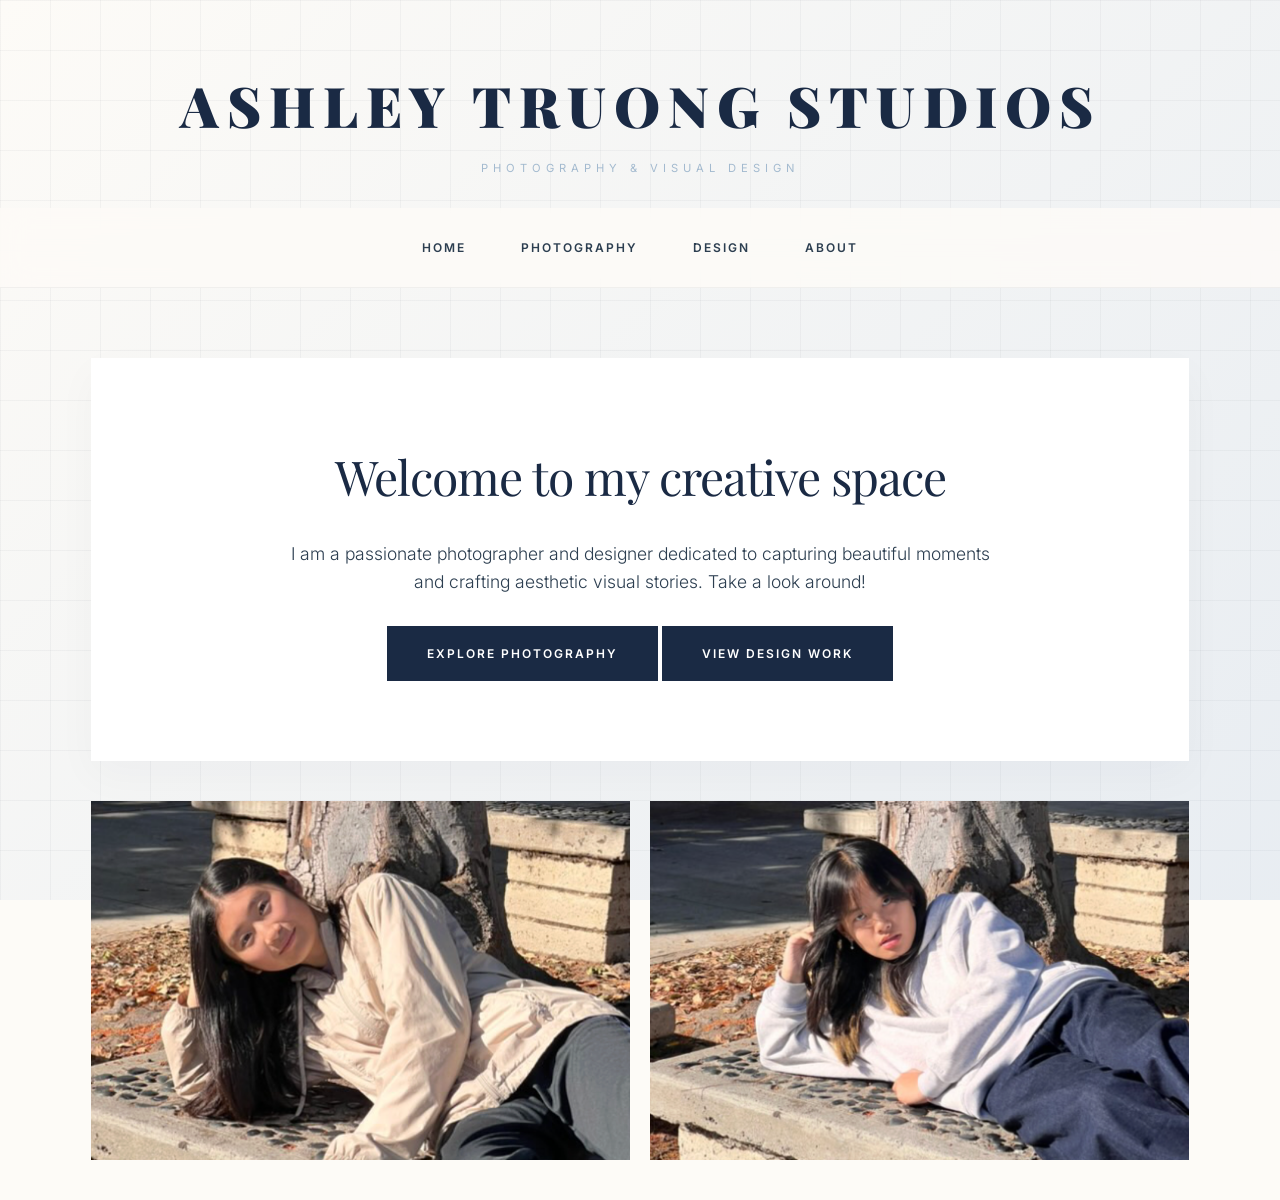
<file: index.html>
<!DOCTYPE html>
<html lang="en">
<head>
    <meta charset="UTF-8">
    <meta name="viewport" content="width=device-width, initial-scale=1.0">
    <link rel="stylesheet" href="style.css">
    <title>Home | Ashley Truong Studios</title>
</head>
<body>
    <header>
        <h1>Ashley Truong Studios</h1>
        <p class="studio-tagline">Photography & Visual Design</p>
        <nav>
            <a href="index.html">Home</a>
            <a href="photography.html">Photography</a>
            <a href="design.html">Design</a>
            <a href="about.html">About</a>
        </nav>
    </header>

    <div class="container">
        <div class="hero-section">
            <h2>Welcome to my creative space</h2>
            <p>I am a passionate photographer and designer dedicated to capturing beautiful moments and crafting aesthetic visual stories. Take a look around!</p>
            <div class="hero-buttons">
                <a href="photography.html" class="action-btn">Explore Photography</a>
                <a href="design.html" class="action-btn">View Design Work</a>
            </div>
        </div>

        <div class="gallery">
            <div class="gallery-item">
                <img src="h1.png" alt="Featured Project 1">
            </div>
            <div class="gallery-item">
                <img src="h2.png" alt="Featured Project 2">
            </div>
        </div>
    </div>
    
</body>
</html>
</file>
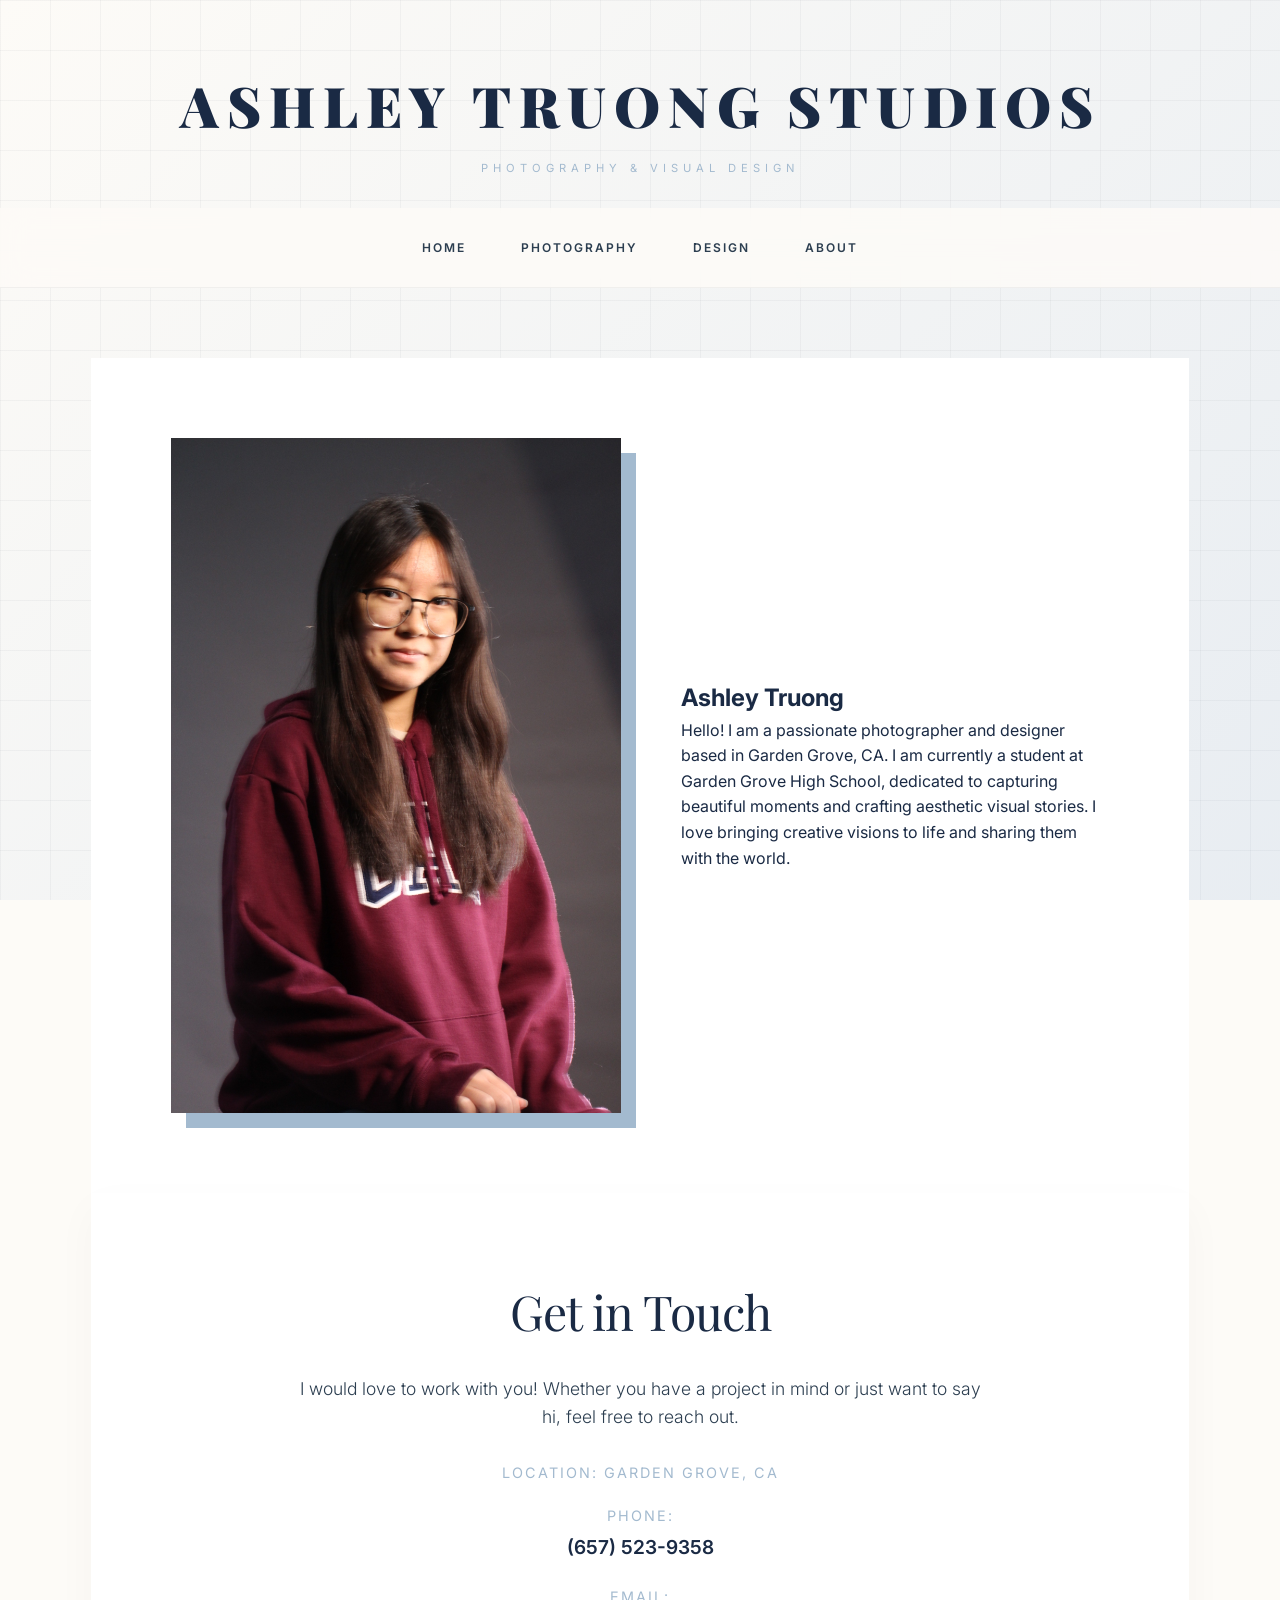
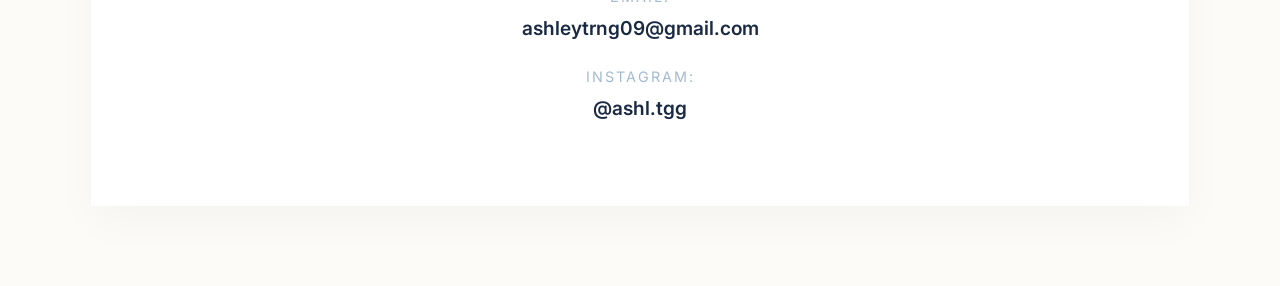
<file: about.html>
<!DOCTYPE html>
<html lang="en">
<head>
    <meta charset="UTF-8">
    <meta name="viewport" content="width=device-width, initial-scale=1.0">
    <link rel="stylesheet" href="style.css">
    <title>About | Ashley Truong Studios</title>
</head>
<body>
<header>
    <h1>Ashley Truong Studios</h1>
    <p class="studio-tagline">Photography & Visual Design</p>
    <nav>
        <a href="index.html">Home</a>
        <a href="photography.html">Photography</a>
        <a href="design.html">Design</a>
        <a href="about.html">About</a>
    </nav>
</header>    
    <div class="container">
        
        <div class="about-content">
            <img src="asht.JPG" alt="Ashley Truong">
            
            <div class="about-text">
                <h2>Ashley Truong</h2>
                <p>Hello! I am a passionate photographer and designer based in Garden Grove, CA. I am currently a student at Garden Grove High School, dedicated to capturing beautiful moments and crafting aesthetic visual stories. I love bringing creative visions to life and sharing them with the world.</p>
            </div>
        </div>

        <div class="contact-section">
            <h3>Get in Touch</h3>
            <p>I would love to work with you! Whether you have a project in mind or just want to say hi, feel free to reach out.</p>
            
            <ul class="contact-info">
                <li>Location: Garden Grove, CA</li>
                <li>Phone: <a href="tel:6575239358">(657) 523-9358</a></li>
                <li>Email: <a href="mailto:your.email@example.com">ashleytrng09@gmail.com</a></li>
                <li>Instagram: <a href="#">@ashl.tgg</a></li>
            </ul>
        </div>

    </div>
</body>
</html>
</file>
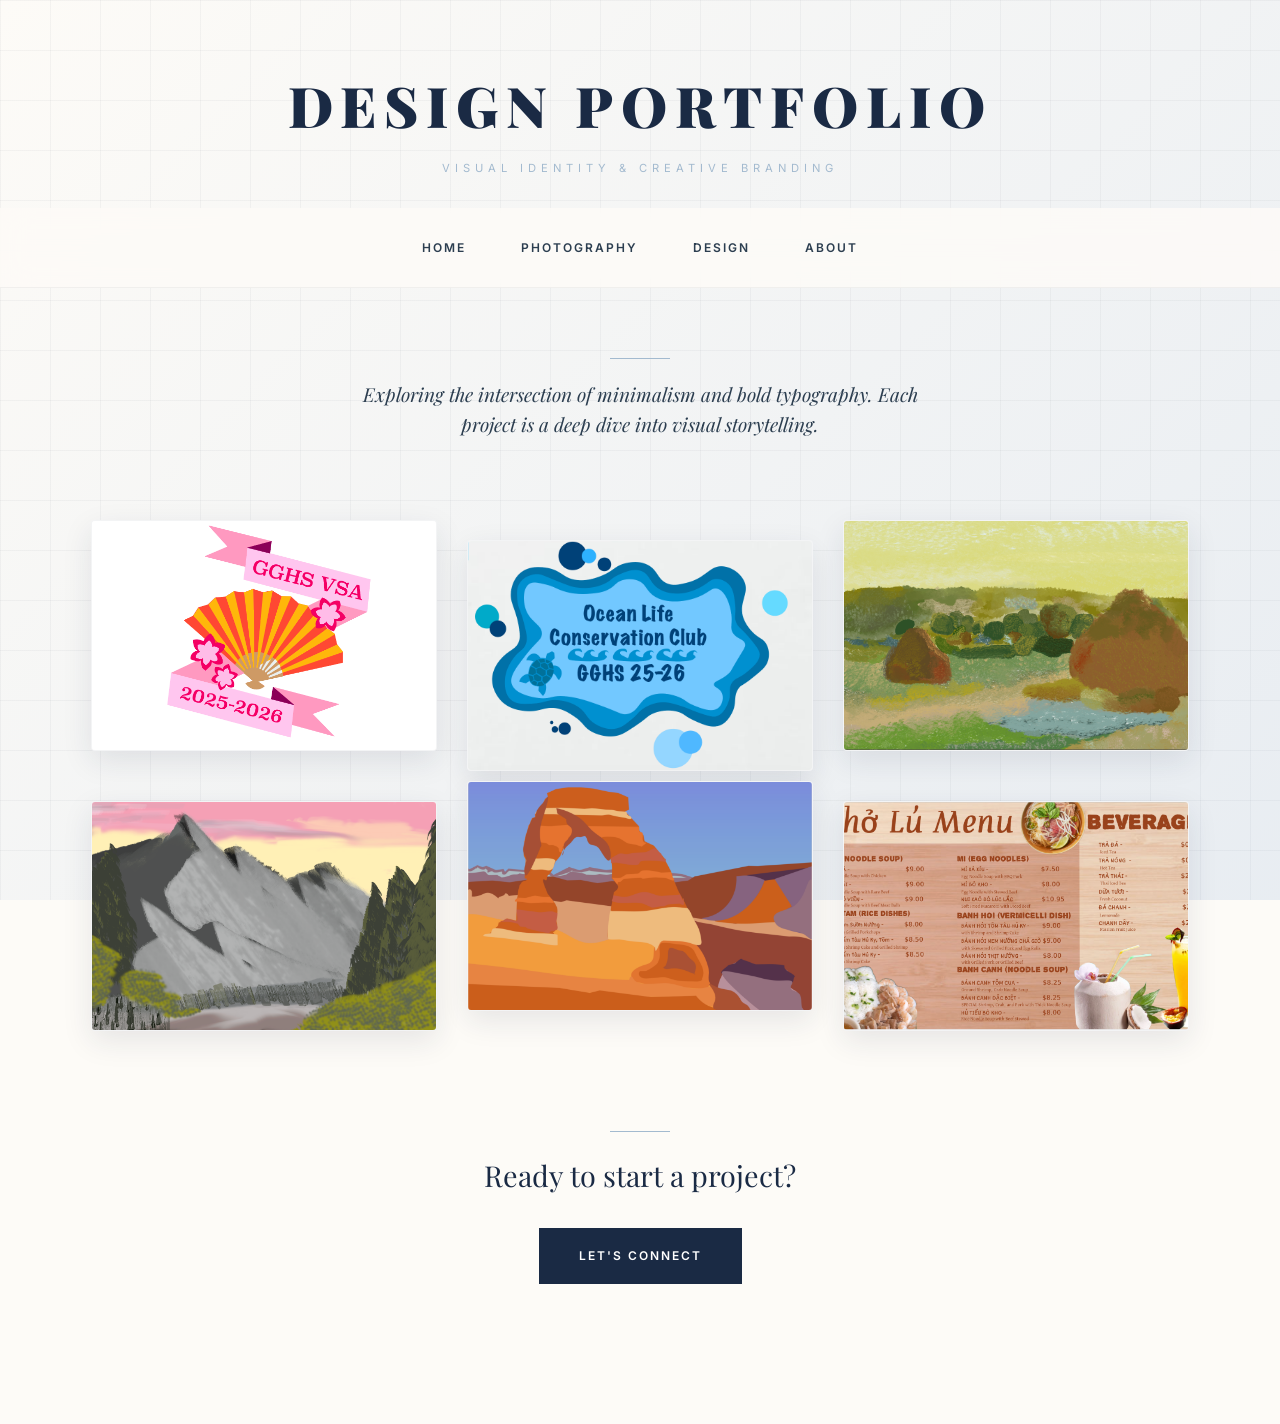
<file: design.html>
<!DOCTYPE html>
<html lang="en">
<head>
    <meta charset="UTF-8">
    <meta name="viewport" content="width=device-width, initial-scale=1.0">
    <link rel="stylesheet" href="style.css">
    <title>Design | Ashley Truong Studios</title>
</head>
<body class="design-page"> <header>
        <h1>Design Portfolio</h1>
        <p class="studio-tagline">Visual Identity & Creative Branding</p>
        <nav>
            <a href="index.html">Home</a>
            <a href="photography.html">Photography</a>
            <a href="design.html">Design</a>
            <a href="about.html">About</a>
        </nav>
    </header>

    <div class="container">
        <div class="design-intro">
            <div class="line-decorator"></div>
            <p class="intro-text">Exploring the intersection of minimalism and bold typography. Each project is a deep dive into visual storytelling.</p>
        </div>

        <div class="design-grid">
            <div class="design-item">
                <img src="d1.png" alt="Branding Project">
                <div class="design-overlay">
                    <span class="design-category">Branding</span>
                    <h4>Project One</h4>
                    <div class="view-project-line"></div>
                </div>
            </div>

            <div class="design-item">
                <img src="d2.png" alt="Digital Design">
                <div class="design-overlay">
                    <span class="design-category">Digital</span>
                    <h4>Project Two</h4>
                    <div class="view-project-line"></div>
                </div>
            </div>

            <div class="design-item">
                <img src="d3.png" alt="Graphic Art">
                <div class="design-overlay">
                    <span class="design-category">Graphic</span>
                    <h4>Project Three</h4>
                    <div class="view-project-line"></div>
                </div>
            </div>

            <div class="design-item">
                <img src="d4.png" alt="Typography">
                <div class="design-overlay">
                    <span class="design-category">Typography</span>
                    <h4>Project Four</h4>
                    <div class="view-project-line"></div>
                </div>
            </div>

            <div class="design-item">
                <img src="d5.png" alt="Creative Project">
                <div class="design-overlay">
                    <span class="design-category">Creative</span>
                    <h4>Project Five</h4>
                    <div class="view-project-line"></div>
                </div>
            </div>

            <div class="design-item">
                <img src="d6.png" alt="Identity Design">
                <div class="design-overlay">
                    <span class="design-category">Identity</span>
                    <h4>Project Six</h4>
                    <div class="view-project-line"></div>
                </div>
            </div>
        </div>

        <footer class="design-footer">
            <div class="line-decorator"></div>
            <p>Ready to start a project?</p>
            <a href="about.html" class="action-btn">Let's Connect</a>
        </footer>
    </div>
</body>
</html>
</file>
<file: style.css>
@import url('https://fonts.googleapis.com/css2?family=Playfair+Display:ital,wght@0,400;0,700;0,900&family=Inter:wght@300;400;600&display=swap');

/* --- MODERN RESET --- */
* {
    margin: 0;
    padding: 0;
    box-sizing: border-box;
}

:root {
    --navy: #1a2a44;
    --soft-navy: #2c3e50;
    --accent-blue: #a3bacf;
    --cream: #fdfbf7;
    --white: #ffffff;
    --transition: all 0.5s cubic-bezier(0.165, 0.84, 0.44, 1);
}

body {
    background-color: var(--cream);
    /* MODERN GRID PATTERN: Two linear gradients creating a crisp, architectural grid */
    background-image: 
        linear-gradient(rgba(26, 42, 68, 0.04) 1px, transparent 1px),
        linear-gradient(90deg, rgba(26, 42, 68, 0.04) 1px, transparent 1px),
        linear-gradient(-45deg, #fdfbf7, #f0f4f8, #e1e8f0, #fdfbf7);
    
    /* 50px 50px creates the square size; 400% is for the moving gradient */
    background-size: 50px 50px, 50px 50px, 400% 400%;
    animation: gradientBG 15s ease infinite;
    background-attachment: fixed;
    color: var(--navy);
    font-family: 'Inter', sans-serif;
    line-height: 1.6;
    min-height: 100vh;
}

@keyframes gradientBG {
    /* Keeps grid lines static (0% 0%) while the colors (third background) move */
    0% { background-position: 0% 0%, 0% 0%, 0% 50%; }
    50% { background-position: 0% 0%, 0% 0%, 100% 50%; }
    100% { background-position: 0% 0%, 0% 0%, 0% 50%; }
}

/* --- HEADER & NAVIGATION --- */
header {
    padding: 60px 0 30px 0;
    text-align: center;
}

h1 {
    font-family: 'Playfair Display', serif;
    font-size: clamp(2rem, 5vw, 3.5rem);
    font-weight: 900;
    color: var(--navy);
    text-transform: uppercase;
    letter-spacing: 8px;
    margin-bottom: 10px;
}

header p.studio-tagline {
    font-family: 'Inter', sans-serif;
    font-size: 0.7rem;
    text-transform: uppercase;
    letter-spacing: 5px;
    color: var(--accent-blue);
    margin-bottom: 30px;
}

nav {
    display: flex;
    justify-content: center;
    gap: 15px;
    padding: 20px 0;
    position: sticky;
    top: 0;
    z-index: 1000;
    backdrop-filter: blur(15px);
    background: rgba(253, 251, 247, 0.85);
    border-bottom: 1px solid rgba(26, 42, 68, 0.05);
}

nav a {
    color: var(--soft-navy);
    text-decoration: none;
    font-weight: 600;
    font-size: 0.75rem;
    text-transform: uppercase;
    letter-spacing: 2px;
    padding: 10px 20px;
    transition: var(--transition);
}

nav a:hover {
    color: var(--navy);
    background: rgba(163, 186, 207, 0.2);
}

/* --- CONTAINER --- */
.container {
    width: 100%;
    max-width: 1200px;
    margin: 0 auto;
    padding: 40px 4%;
    animation: fadeUp 1s ease-out forwards;
}

/* --- SECTIONS --- */
.hero-section, .contact-section {
    background: var(--white);
    padding: clamp(40px, 8vw, 80px);
    box-shadow: 0 15px 40px rgba(26, 42, 68, 0.03);
    margin-bottom: 40px;
    text-align: center;
    display: flex;
    flex-direction: column;
    align-items: center;
}

.hero-section h2, .contact-section h3 {
    font-family: 'Playfair Display', serif;
    font-size: clamp(2rem, 4vw, 3rem);
    font-weight: 400;
    margin-bottom: 25px;
    letter-spacing: -1px;
}

.hero-section p, .contact-section p {
    max-width: 700px;
    margin: 0 auto 30px auto;
    font-size: 1.1rem;
    color: var(--soft-navy);
    font-weight: 300;
}

/* --- MODERN CONTACT INFO STYLING --- */
.contact-info {
    list-style: none;
    padding: 0;
    display: flex;
    flex-direction: column;
    align-items: center;
    gap: 20px;
}

.contact-info li {
    font-size: 0.9rem;
    text-transform: uppercase;
    letter-spacing: 2px;
    color: var(--accent-blue);
}

.contact-info a {
    display: block;
    margin-top: 5px;
    color: var(--navy);
    font-size: 1.2rem;
    font-weight: 600;
    text-decoration: none;
    letter-spacing: 0;
    text-transform: none;
    transition: var(--transition);
    border-bottom: 2px solid transparent;
}

.contact-info a:hover {
    color: var(--accent-blue);
    border-bottom: 2px solid var(--accent-blue);
    transform: translateY(-2px);
}

/* --- GALLERY SYSTEM --- */
.gallery {
    display: grid;
    grid-template-columns: repeat(auto-fit, minmax(350px, 1fr));
    gap: 20px;
    justify-content: center;
    width: 100%;
    counter-reset: gallery-counter;
}

.gallery-item {
    position: relative;
    overflow: hidden;
    background: var(--navy);
    margin: 0 auto;
    width: 100%;
    aspect-ratio: 3 / 2; 
}

/* PHOTOGRAPHY PAGE: Vertical Rectangles for most (Matches p8, p11, and p12) */
body:not(:has(.hero-section)) .gallery-item {
    aspect-ratio: 4 / 5;
}

/* PHOTOGRAPHY PAGE: P5, P6, P9, AND P10 ARE HORIZONTAL */
body:not(:has(.hero-section)) .gallery-item:nth-child(5), 
body:not(:has(.hero-section)) .gallery-item:nth-child(6),
body:not(:has(.hero-section)) .gallery-item:nth-child(9),
body:not(:has(.hero-section)) .gallery-item:nth-child(10) {
    aspect-ratio: 3 / 2;
}

.gallery img {
    width: 100%;
    height: 100%;
    object-fit: cover;
    display: block;
    transition: var(--transition);
}

.gallery-item:hover img {
    transform: scale(1.05);
    opacity: 0.85;
}

/* --- ACTION BUTTONS --- */
.action-btn {
    background: var(--navy);
    color: var(--white);
    padding: 18px 40px;
    text-decoration: none;
    text-transform: uppercase;
    font-weight: 600;
    font-size: 0.75rem;
    letter-spacing: 2px;
    display: inline-block;
    transition: var(--transition);
}

.action-btn:hover {
    background: var(--soft-navy);
    transform: translateY(-3px);
}

/* --- ABOUT SECTION --- */
.about-content {
    display: flex;
    gap: 60px;
    align-items: center;
    background: var(--white);
    padding: clamp(40px, 8vw, 80px);
}

.about-content img {
    width: 450px;
    height: auto;
    box-shadow: 15px 15px 0px var(--accent-blue);
}

@keyframes fadeUp {
    from { opacity: 0; transform: translateY(20px); }
    to { opacity: 1; transform: translateY(0); }
}

@media (max-width: 900px) {
    .about-content { flex-direction: column; text-align: center; }
    .about-content img { width: 100%; }
}

/* --- DESIGN GRID --- */
.design-grid {
    display: grid;
    grid-template-columns: repeat(auto-fit, minmax(320px, 1fr));
    gap: 30px;
    padding: 20px 0;
}

.design-item {
    position: relative;
    aspect-ratio: 3 / 2;
    overflow: hidden;
    background: var(--navy);
    border-radius: 4px;
    box-shadow: 0 10px 30px rgba(26, 42, 68, 0.1);
    transition: var(--transition);
}

.design-item img {
    width: 100%;
    height: 100%;
    object-fit: cover;
    transition: var(--transition);
}

.design-overlay {
    position: absolute;
    inset: 0;
    background: rgba(26, 42, 68, 0.85);
    display: flex;
    flex-direction: column;
    justify-content: center;
    align-items: center;
    opacity: 0;
    transition: var(--transition);
    color: var(--white);
    padding: 20px;
    text-align: center;
}

.design-item:hover .design-overlay {
    opacity: 1;
}

.design-item:hover img {
    transform: scale(1.05);
    filter: blur(2px);
}

.design-overlay h4 {
    font-family: 'Playfair Display', serif;
    font-size: 1.5rem;
    margin-bottom: 10px;
    transform: translateY(20px);
    transition: var(--transition);
}

.design-item:hover .design-overlay h4 {
    transform: translateY(0);
}

.design-category {
    font-size: 0.7rem;
    text-transform: uppercase;
    letter-spacing: 3px;
    color: var(--accent-blue);
}

/* --- DESIGN PAGE SPECIFIC DECORATIONS --- */
.design-page .design-intro {
    text-align: center;
    margin-bottom: 60px;
    position: relative;
}

.line-decorator {
    width: 60px;
    height: 1px;
    background: var(--accent-blue);
    margin: 0 auto 20px auto;
}

.intro-text {
    font-style: italic;
    font-family: 'Playfair Display', serif;
    font-size: 1.2rem;
    color: var(--soft-navy);
    max-width: 600px;
    margin: 0 auto;
}

/* Enhancing the Grid Items */
.design-page .design-item {
    border: 1px solid rgba(26, 42, 68, 0.05);
    background: white;
}

.view-project-line {
    width: 0;
    height: 1px;
    background: var(--white);
    margin-top: 15px;
    transition: width 0.6s ease;
}

.design-item:hover .view-project-line {
    width: 40px;
}

/* Floating Animation for the Grid */
.design-page .design-item:nth-child(even) {
    transform: translateY(20px);
}

/* Footer Section */
.design-footer {
    padding: 100px 0;
    text-align: center;
}

.design-footer p {
    font-family: 'Playfair Display', serif;
    font-size: 1.8rem;
    margin-bottom: 30px;
}

/* Mobile fix for staggered grid */
@media (max-width: 768px) {
    .design-page .design-item:nth-child(even) {
        transform: translateY(0);
    }
}

/* --- PHOTOGRAPHY PAGE SPECIFIC DECORATIONS --- */
.photography-page .photography-intro {
    text-align: center;
    padding: 40px 0 80px 0;
}

.photography-page .sub-label {
    display: block;
    font-size: 0.7rem;
    letter-spacing: 5px;
    text-transform: uppercase;
    color: var(--accent-blue);
    margin-bottom: 15px;
}

.photography-page .photography-intro h2 {
    font-family: 'Playfair Display', serif;
    font-size: clamp(2.5rem, 6vw, 4rem);
    font-weight: 400;
    margin: 10px 0 20px 0;
}

.intro-description {
    max-width: 500px;
    margin: 0 auto;
    font-weight: 300;
    color: var(--soft-navy);
    line-height: 1.8;
}

/* Elegant Frame Effect */
.photography-page .gallery-item {
    border: 1px solid rgba(26, 42, 68, 0.08);
    background: var(--white);
    padding: 0;
    transition: transform 0.4s ease;
}

/* Subtle "Museum Highlight" on Hover */
.photography-page .gallery-item:hover {
    z-index: 10;
    box-shadow: 0 20px 40px rgba(0,0,0,0.1);
}

/* Adding a "film count" detail to the items */
.photography-page .gallery-item::after {
    content: "STU — 0" counter(gallery-counter);
    counter-increment: gallery-counter;
    position: absolute;
    bottom: 10px;
    right: 15px;
    font-size: 0.6rem;
    color: rgba(255, 255, 255, 0.5);
    letter-spacing: 1px;
    opacity: 0;
    transition: opacity 0.3s ease;
}

.photography-page .gallery-item:hover::after {
    opacity: 1;
}
</file>
